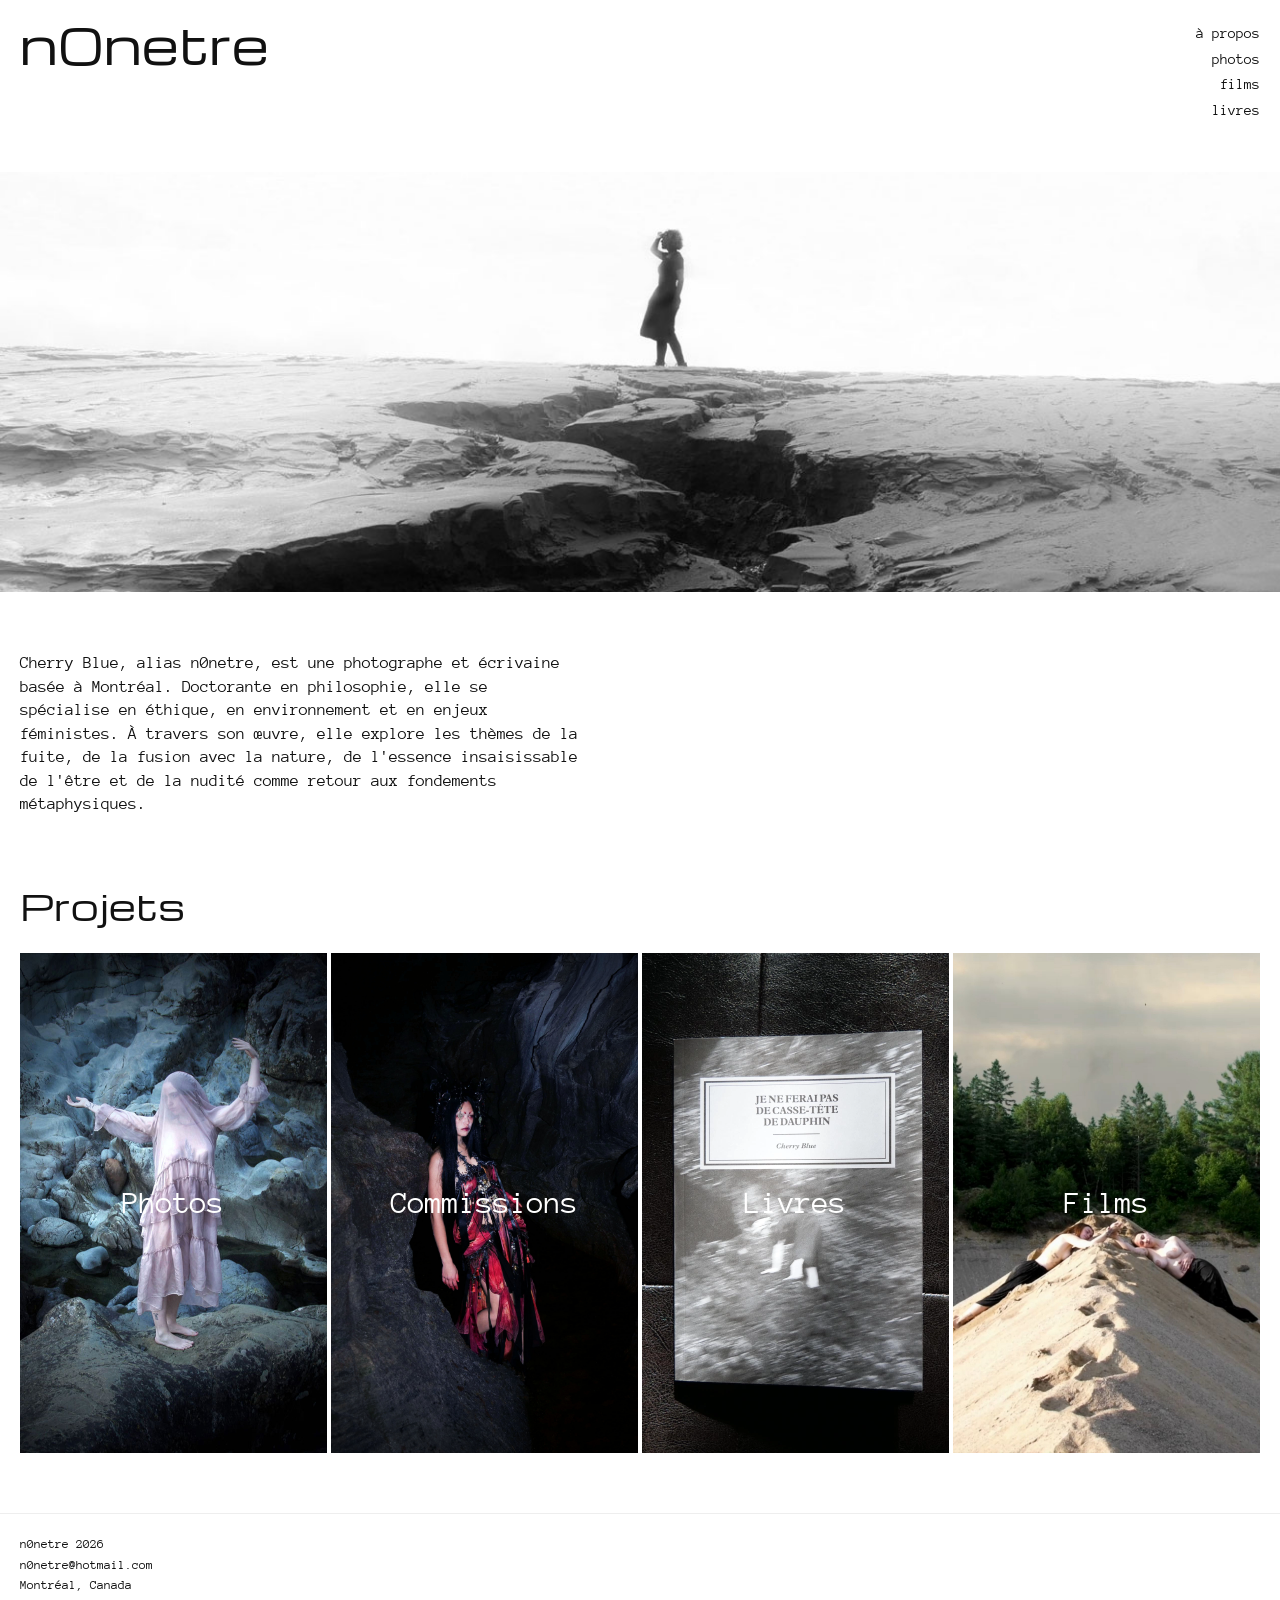
<file: index.html>
<!DOCTYPE html>
<html lang="en">
<head>
  <meta charset="UTF-8">
  <meta name="viewport" content="width=device-width, initial-scale=1.0">
  <title>n0netre</title>
  <link rel="icon" type="image/png" href="favicon.png">
  

  <!-- Google Fonts: Michroma (titles), Archivo (menu, semibold), Archivo Black (body) -->
  <link rel="preconnect" href="https://fonts.googleapis.com">
  <link rel="preconnect" href="https://fonts.gstatic.com" crossorigin>
  <link href="https://fonts.googleapis.com/css2?family=Anonymous+Pro&family=Archivo+Black&family=Archivo:ital,wght@0,400;0,600;1,400&family=Michroma&display=swap" rel="stylesheet">

  <link rel="stylesheet" href="css/style.css">
</head>
<body>

  <div class="page-wrap">

    <header>
      <div class="logo"><a href="index.html">n0netre</a></div>
      <nav>
        <ul>
          <li><a href="apropos.html">à propos</a></li>
          <li><a href="photos.html">photos</a></li>
          <li><a href="films.html">films</a></li>
          <li><a href="livres.html">livres</a></li>
        </ul>
      </nav>
    </header>

  </div>

  <section class="hero">
    <img src="images/1ok.jpg" alt="Hero image">
  </section>

  <div class="page-wrap">

    <section class="bio">
      <p>
        Cherry Blue, alias n0netre, est une photographe et écrivaine basée à Montréal. 
        Doctorante en philosophie, elle se spécialise en éthique, en environnement et en enjeux féministes. 
        À travers son œuvre, elle explore les thèmes de la fuite, de la fusion avec la nature, de l'essence insaisissable de 
        l'être et de la nudité comme retour aux fondements métaphysiques. 
      </p>
    </section>

    <section class="projects">
      <h2>Projets</h2>
      <div class="project-grid">

        <a href="photos.html" class="project-item">
          <img src="images/dance.jpg" alt="Commissions">
          <span class="project-title">Photos</span>
        </a>
        
        <a href="commissions.html" class="project-item">
          <img src="images/dana.jpg" alt="Commissions">
          <span class="project-title">Commissions</span>
        </a>

        <a href="livres.html" class="project-item">
          <img src="images/dauphin1.webp" alt="Livres">
          <span class="project-title">Livres</span>
        </a>

        <a href="films.html" class="project-item">
          <img src="images/ICI.jpg" alt="Films">
          <span class="project-title">Films</span>
        </a>

      </div>
    </section>

  </div>

  <footer>
    <div class="footer-line"></div>
    <div class="footer-content">
      <p>n0netre 2026</p>
      <p>n0netre@hotmail.com<p>
      <p>Montréal, Canada</p>
    </div>
  </footer>

</body>
</html>
</file>
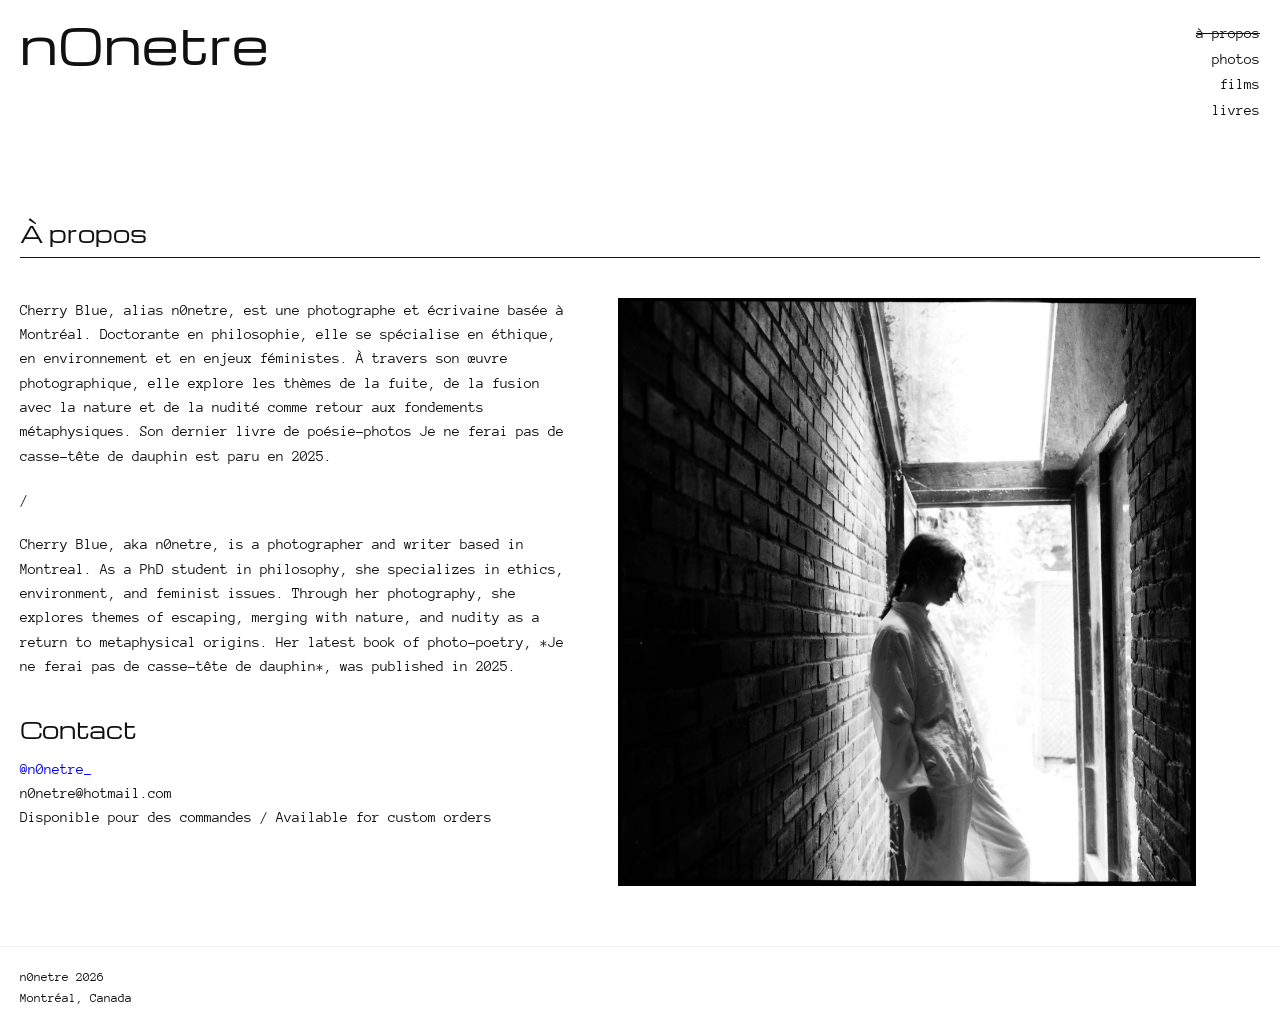
<file: apropos.html>
<!DOCTYPE html>
<html lang="fr">
<head>
  <meta charset="UTF-8">
  <meta name="viewport" content="width=device-width, initial-scale=1.0">
  <title>n0netre — à propos</title>
  <link rel="icon" type="image/png" href="favicon.png">

  <!-- Google Fonts: Michroma (titles), Archivo (menu semibold + body regular), Archivo Black (headings), Anonymous Pro -->
  <link rel="preconnect" href="https://fonts.googleapis.com">
  <link rel="preconnect" href="https://fonts.gstatic.com" crossorigin>
  <link href="https://fonts.googleapis.com/css2?family=Anonymous+Pro&family=Archivo+Black&family=Archivo:ital,wght@0,400;0,600;1,400&family=Michroma&display=swap" rel="stylesheet">

  <link rel="stylesheet" href="css/style.css">
</head>
<body>

  <div class="page-wrap">

    <header>
      <div class="logo"><a href="index.html">n0netre</a></div>
      <nav>
        <ul>
          <li><a href="apropos.html" class="active">à propos</a></li>
          <li><a href="photos.html">photos</a></li>
          <li><a href="films.html">films</a></li>
          <li><a href="livres.html">livres</a></li>
        </ul>
      </nav>
    </header>

    <section class="section-header">
      <h1>À propos</h1>
      <div class="section-line"></div>
    </section>

    <section class="about-layout">

      <!-- Left column: bio -->
      <div class="about-text">
        <p>
          Cherry Blue, alias n0netre, est une photographe et écrivaine basée à Montréal. Doctorante en philosophie, 
          elle se spécialise en éthique, en environnement et en enjeux féministes. À travers son œuvre photographique, 
          elle explore les thèmes de la fuite, de la fusion avec la nature et de la nudité comme retour aux fondements 
          métaphysiques. Son dernier livre de poésie-photos Je ne ferai pas de casse-tête de dauphin est paru en 2025.
        </p>
        <p>/</p>
        <p>
          Cherry Blue, aka n0netre, is a photographer and writer based in Montreal. 
          As a PhD student in philosophy, she specializes in ethics, environment, and feminist issues. 
          Through her photography, she explores themes of escaping, merging with nature, and nudity 
          as a return to metaphysical origins. Her latest book of photo-poetry, *Je ne ferai pas de 
          casse-tête de dauphin*, was published in 2025.
        </p>
        
        <h2 class="contact-title">Contact</h2>
        <p class="contact-info">
        <a href="https://www.instagram.com/n0netre_/" target="_blank" rel="noopener">@n0netre_</a><br>
        n0netre@hotmail.com
        <br>
        Disponible pour des commandes / Available for custom orders
</p>
      </div>

      <!-- Right column: image -->
      <div class="about-image">
        <img src="images/nonetre.jpg" alt="Portrait">
      </div>

    </section>

  </div>

  <footer>
    <div class="footer-line"></div>
    <div class="footer-content">
      <p>n0netre 2026</p>
      <p>Montréal, Canada</p>
    </div>
  </footer>

</body>
</html>
</file>
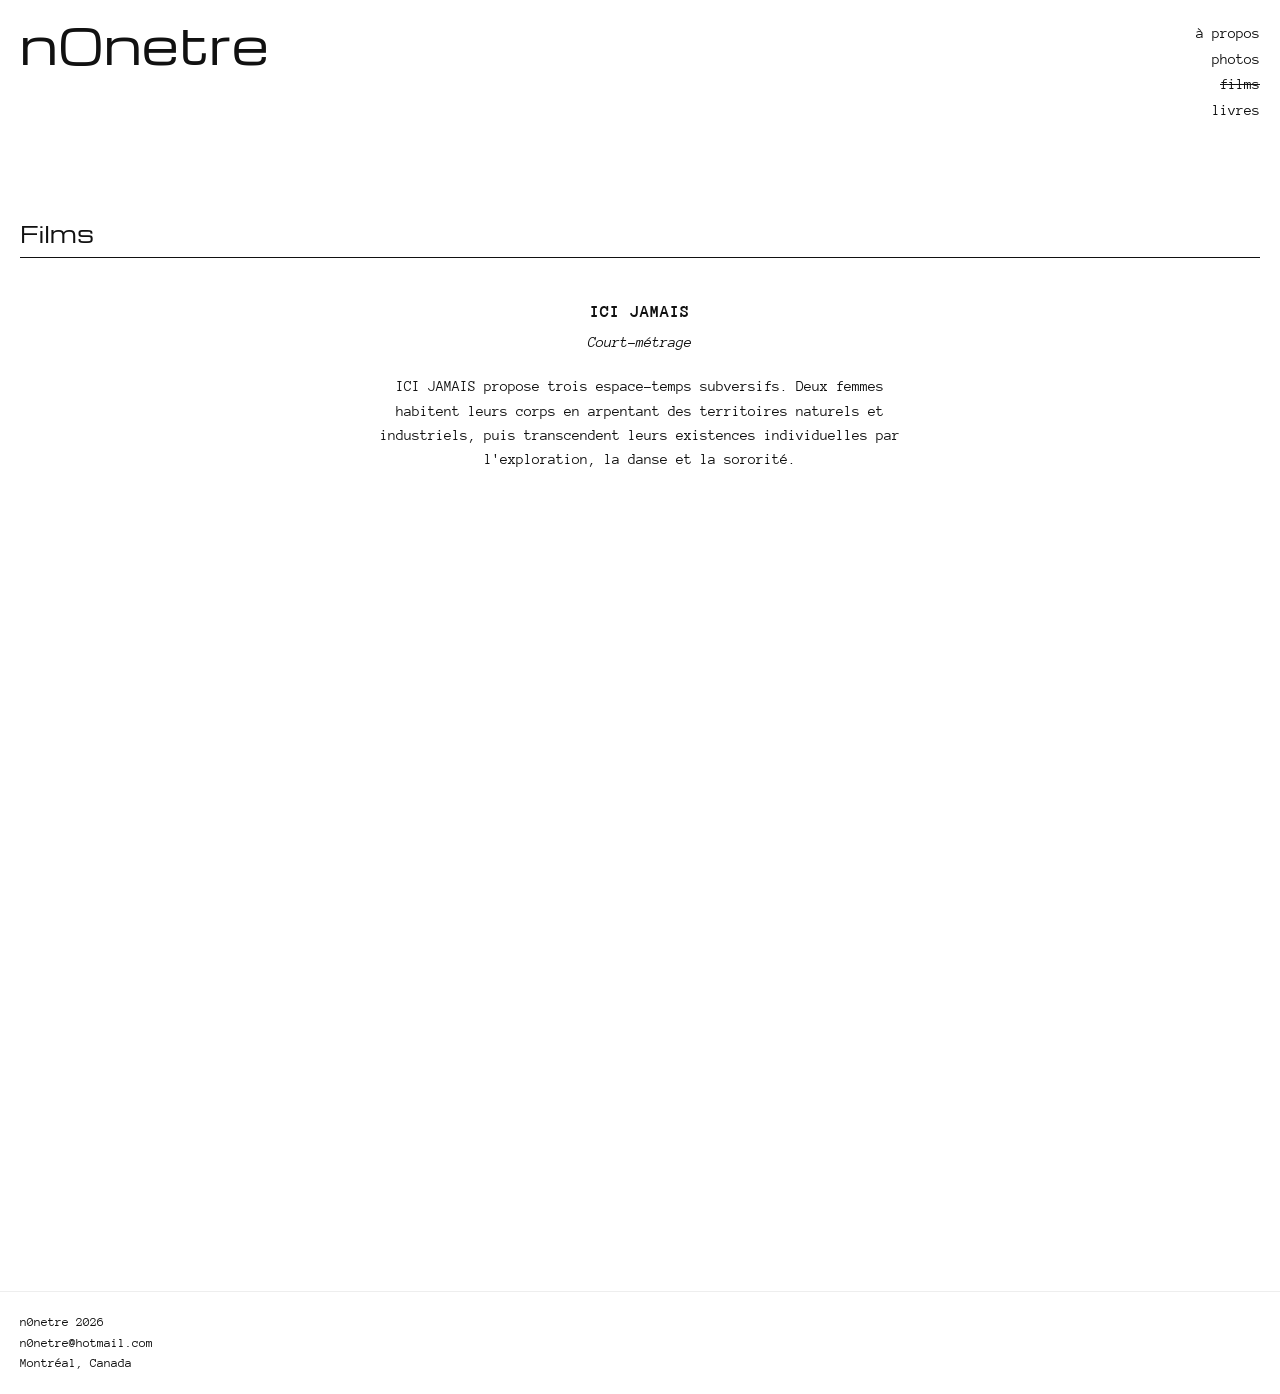
<file: films.html>
<!DOCTYPE html>
<html lang="en">
<head>
  <meta charset="UTF-8">
  <meta name="viewport" content="width=device-width, initial-scale=1.0">
  <title>n0netre — films</title>
  <link rel="icon" type="image/png" href="favicon.png">

  <!-- Google Fonts: Michroma (titles), Archivo (menu semibold + body regular), Archivo Black (names/headings) -->
  <link rel="preconnect" href="https://fonts.googleapis.com">
  <link rel="preconnect" href="https://fonts.gstatic.com" crossorigin>
  <link href="https://fonts.googleapis.com/css2?family=Anonymous+Pro&family=Archivo+Black&family=Archivo:ital,wght@0,400;0,600;1,400&family=Michroma&display=swap" rel="stylesheet">

  <link rel="stylesheet" href="css/style.css">
</head>
<body>

  <div class="page-wrap">

    <header>
      <div class="logo"><a href="index.html">n0netre</a></div>
      <nav>
        <ul>
          <li><a href="apropos.html">à propos</a></li>
          <li><a href="photos.html">photos</a></li>
          <li><a href="films.html" class="active">films</a></li>
          <li><a href="livres.html">livres</a></li>
        </ul>
      </nav>
    </header>

    <section class="section-header">
      <h1>Films</h1>
      <div class="section-line"></div>
    </section>

  <!-- Row 1: text block -->
    <section class="film-info">
      <h2>ICI JAMAIS</h2>
      <p class="film-type">Court-métrage</p>
      <p class="film-description">
        ICI JAMAIS propose trois espace-temps subversifs. Deux femmes habitent
        leurs corps en arpentant des territoires naturels et industriels,
        puis transcendent leurs existences individuelles par l'exploration,
        la danse et la sororité.
      </p>
    </section>

  </div>

  <!-- Row 2: full-width video, outside .page-wrap so it has no side padding -->
  <section class="film-video">
    <div class="film-video-frame">
      <iframe
        src="https://player.vimeo.com/video/916575113?fl=pl&fe=vl"
        frameborder="0"
        allow="autoplay; fullscreen; picture-in-picture"
        allowfullscreen
        title="ICI JAMAIS">
      </iframe>
    </div>
  </section>

  

  <footer>
    <div class="footer-line"></div>
    <div class="footer-content">
      <p>n0netre 2026</p>
      <p>n0netre@hotmail.com<p>
      <p>Montréal, Canada</p>
    </div>
  </footer>

</body>
</html>
</file>
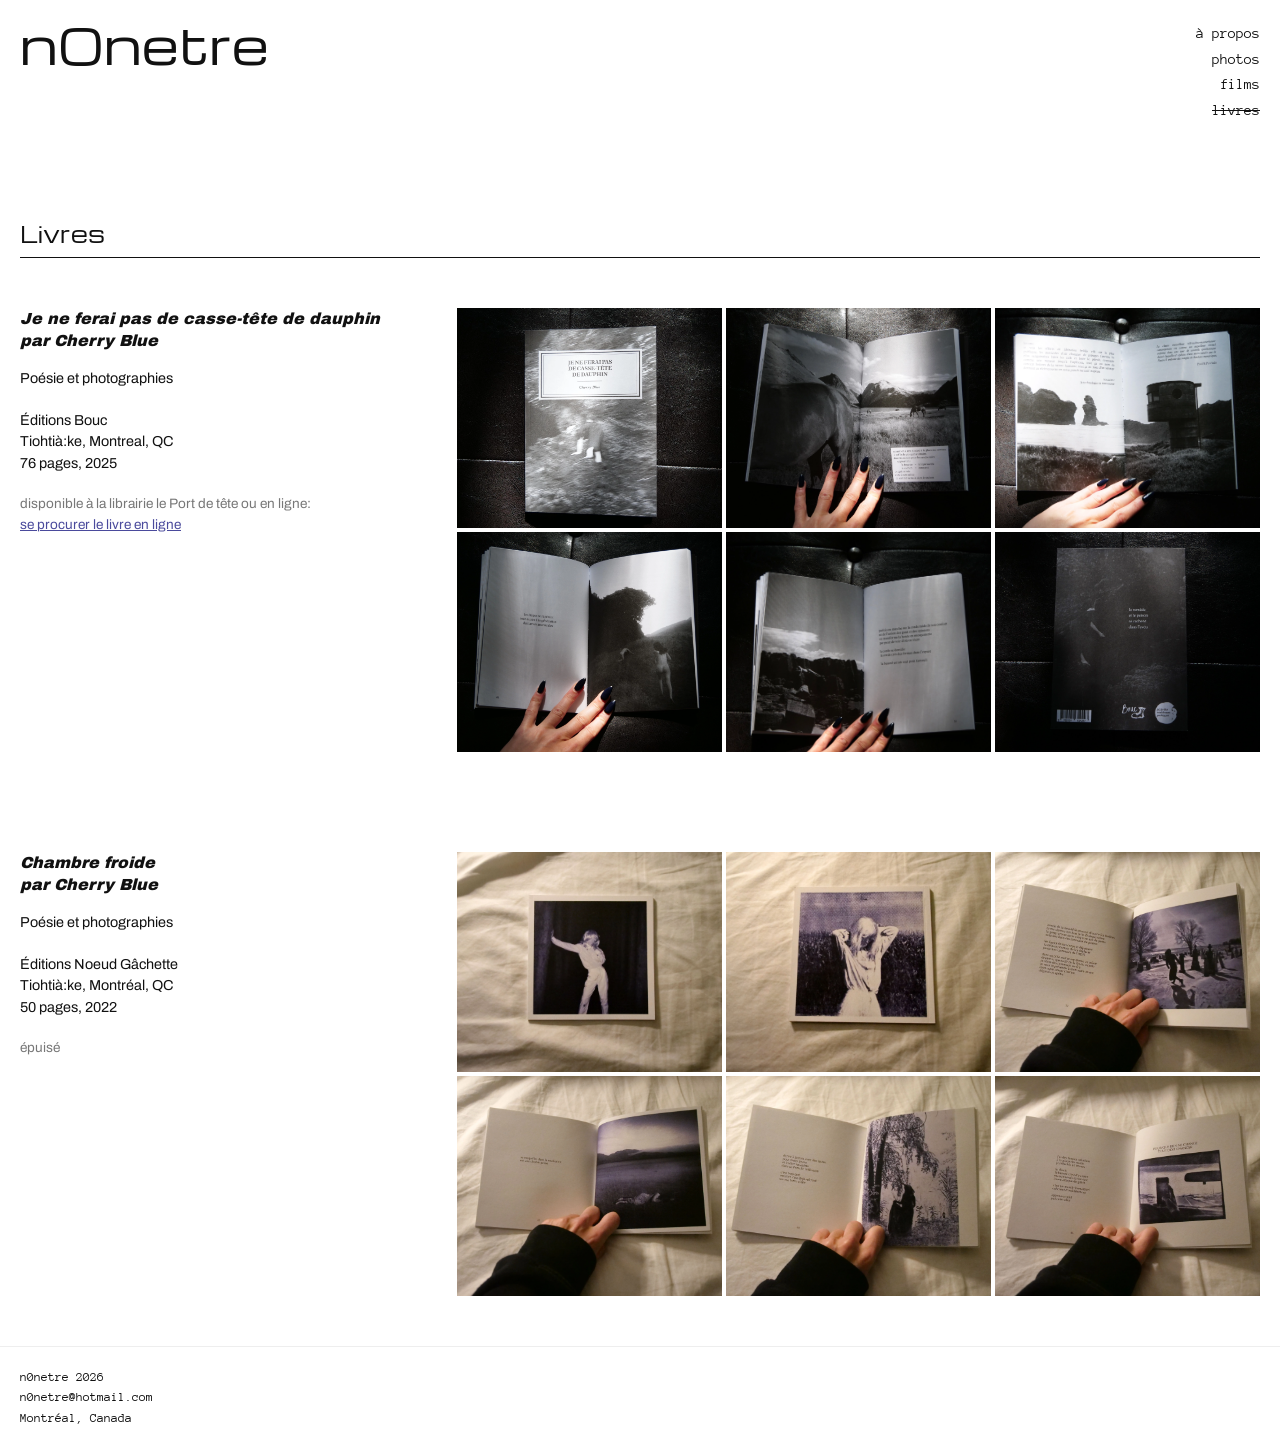
<file: livres.html>
<!DOCTYPE html>
<html lang="en">
<head>
  <meta charset="UTF-8">
  <meta name="viewport" content="width=device-width, initial-scale=1.0">
  <title>n0netre — livres</title>
  <link rel="icon" type="image/png" href="favicon.png">

  <!-- Google Fonts: Michroma (titles), Archivo (menu semibold + body regular), Archivo Black (headings/titles) -->
  <link rel="preconnect" href="https://fonts.googleapis.com">
  <link rel="preconnect" href="https://fonts.gstatic.com" crossorigin>
  <link href="https://fonts.googleapis.com/css2?family=Anonymous+Pro&family=Archivo+Black&family=Archivo:ital,wght@0,400;0,600;1,400&family=Michroma&display=swap" rel="stylesheet">

  <link rel="stylesheet" href="css/style.css">
</head>
<body>

  <div class="page-wrap">

    <header>
      <div class="logo"><a href="index.html">n0netre</a></div>
      <nav>
        <ul>
          <li><a href="apropos.html">à propos</a></li>
          <li><a href="photos.html">photos</a></li>
          <li><a href="films.html">films</a></li>
          <li><a href="livres.html" class="active">livres</a></li>
        </ul>
      </nav>
    </header>

    <section class="section-header">
      <h1>Livres</h1>
      <div class="section-line"></div>
    </section>

    <!-- ---- Book 1 ---- -->
    <section class="book-row">

      <div class="book-info">
        <p class="book-title">Je ne ferai pas de casse-tête de dauphin<br>par Cherry Blue</p>
        <p class="book-type">Poésie et photographies</p>

        <p class="book-meta">
          Éditions Bouc<br>
          Tiohtià:ke, Montreal, QC<br>
          76 pages, 2025
        </p>

        <p class="book-availability">
          disponible à la librairie le Port de tête
          ou en ligne:
          <a href="https://www.leslibraires.ca/livres/je-ne-ferai-pas-de-casse-cherry-blue-9782924614297.html?srsltid=AU7gw4U2IRu3eBvgMD30RHjOLjIDheVu5uDNJHy3kGCKhqkspoI3oIIt" target="_blank" rel="noopener">
            <br>
            se procurer le livre en ligne
          </a>
        </p>
      </div>

      <div class="book-gallery">
        <img src="images/dauphin1.webp" alt="">
        <img src="images/dauphin2.webp" alt="">
        <img src="images/dauphin3.webp" alt="">
        <img src="images/dauphin4.webp" alt="">
        <img src="images/dauphin5.webp" alt="">
        <img src="images/dauphin6.webp" alt="">
      </div>

    </section>

    <!-- ---- Book 2 ---- -->
    <section class="book-row">

      <div class="book-info">
        <p class="book-title">Chambre froide<br>par Cherry Blue</p>
        <p class="book-type">Poésie et photographies</p>

        <p class="book-meta">
          Éditions Noeud Gâchette<br>
          Tiohtià:ke, Montréal, QC<br>
          50 pages, 2022
        </p>

        <p class="book-availability">épuisé</p>
      </div>

       <div class="book-gallery">
        <img src="images/chambre1.webp" alt="">
        <img src="images/chambre2.webp" alt="">
        <img src="images/chambre3.webp" alt="">
        <img src="images/chambre4.webp" alt="">
        <img src="images/chambre5.webp" alt="">
        <img src="images/chambre6.webp" alt="">
      </div>

    </section>

  </div>

  <footer>
    <div class="footer-line"></div>
    <div class="footer-content">
      <p>n0netre 2026</p>
      <p>n0netre@hotmail.com<p>
      <p>Montréal, Canada</p>
    </div>
  </footer>

</body>
</html>
</file>
<file: css/style.css>
* {
  margin: 0;
  padding: 0;
  box-sizing: border-box;
}

html {
  height: 100%;
}

body {
  font-family: 'Anonymous Pro', monospace; 
  color: #111;
  line-height: 1.6;
  min-height: 100vh;
  display: flex;
  flex-direction: column;
}

/* ---- Global link hover effect ---- */
a {
  text-decoration: none;
}

a:hover {
  text-decoration: underline;
}

/* Wrapper that applies the 20px padding to everything except
   the hero image and the footer border line */
.page-wrap {
  padding: 0 20px;
}

/* ---- Header ---- */
header {
  display: flex;
  justify-content: space-between;
  align-items: flex-start;
  padding-top: 20px;
  padding-bottom: 40px;
}

.logo {
  font-family: 'Michroma', sans-serif;
  font-size: 3rem;
  line-height: 1;
}

.logo a {
  color: inherit;
  text-decoration: none;
}

.logo a:hover {
  text-decoration: none;
}

nav ul {
  list-style: none;
  text-align: right;
}

nav ul li {
  margin-bottom: 0;
}

nav a {
  font-family: 'Anonymous Pro', monospace; 
  font-weight: 500;
  text-decoration: none;
  color: #111;
  font-size: 0.95rem;
  line-height: 1.3;
}

nav a:hover {
  text-decoration: underline;
}

nav a.active {
  text-decoration: line-through;
}

nav a.active:hover {
  text-decoration: line-through;
}

/* ---- Hero image (full width, no padding) ---- */
.hero {
  margin-top: 10px;
}

.hero img {
  width: 100%;
  height: 420px;
  object-fit: cover;
  object-position: center 48%; /* shift crop down toward the subject */
  display: block;
}

/* ---- Bio ---- */
.bio {
  width: 45%;
  padding-top: 60px;
  paddin-bottom: 80px;
}

.bio p {
  font-family: 'Anonymous Pro', monospace;
  font-size: 1.05rem;
   line-height: 1.4;
}

/* ---- Projects ---- */
.projects {
  padding-top: 60px;
  padding-bottom: 60px;
}

.projects h2 {
  font-family: 'Michroma', sans-serif;
  font-size: 2.2rem;
  font-weight: 400;
  margin-bottom: 20px;
}

.project-grid {
  display: grid;
  grid-template-columns: repeat(4, 1fr);
  gap: 4px;
}

.project-item {
  position: relative;
  display: block;
  overflow: hidden;
}

.project-item img {
  width: 100%;
  height: 500px;
  object-fit: cover;
  display: block;
  transition: filter 0.3s ease;
}

.project-item:hover img {
  filter: invert(1);
}

.project-title {
  position: absolute;
  top: 50%;
  left: 5%;
  width: 90%;
  transform: translateY(-50%);
  font-family: 'Anonymous Pro', monospace;
  font-size: 2rem;
  color: #fff;
  text-align: center;
  pointer-events: none;
}

/* ---- Section header (e.g. "Photos" title + line + link) ---- */
.section-header {
  padding-top: 60px;
}

.section-header h1 {
  font-family: 'Michroma', sans-serif;
  font-weight: 400;
  font-size: 1.4rem;   /* smaller than the logo */
  margin: 0 0 12px 0;  /* smaller gap to the line underneath */
  line-height: 1;
}

.section-line {
  border-top: 1px solid #111;
  width: 100%;
}

.section-link {
  display: flex;
  justify-content: flex-end;
  padding: 8px 0;
}

.section-link a,
.section-link a:visited {
  font-family: 'Anonymous Pro', monospace;
  font-weight: 400;
  font-size: 1rem;
  color: #111;
  text-decoration: none;
}

.section-link a:hover {
  text-decoration: underline;
}

.section-title-row {
  display: flex;
  justify-content: space-between;
  align-items: baseline;
  margin-bottom: 5px;
}

.section-header .section-title-row h1 {
  margin-bottom: 0;
}

.section-title-row .section-link {
  padding: 0;
}

/* ---- Gallery ----
   Each image keeps its own natural width/height ratio.
   Row height is fixed; width is automatic based on that ratio,
   so images line up in a row without being cropped or stretched. */
.gallery {
  display: flex;
  flex-direction: column;
  gap: 4px;
  padding-top: 20px;
  padding-bottom: 60px;
}

.gallery-row {
  display: flex;
  gap: 4px;
  width: 100%;
}

.gallery-row img {
  flex: 1 1 auto;
  height: 100%;
  width: auto;
  object-fit: cover;
  display: block;
}

.landscape-row {
  height: 500px;
}

.portrait-row {
  height: 600px;
}

/* ---- Commissions layout ---- */
.commissions-layout {
  display: flex;
  gap: 40px;
  align-items: flex-start;
  padding-top: 40px;
  padding-bottom: 60px;
}

/* ---- Left column: name list ---- */
.commissions-list {
  flex: 0 0 38%;
  display: flex;
  flex-direction: column;
  gap: 36px;
}

.commission-item {
  background: none;
  border: none;
  padding: 0;
  margin: 0;
  text-align: left;
  cursor: pointer;
  font: inherit;
  color: inherit;
}

.commission-item h3 {
  font-family: 'Archivo Black', sans-serif;
  font-size: 1.1rem;
  font-weight: 400;
  margin-bottom: 6px;
}

.commission-item p {
  font-family: 'Archivo', sans-serif;
  font-weight: 400;
  font-size: 0.95rem;
  line-height: 1.5;
}

.commission-item p em {
  font-style: italic;
}

.commission-item:hover h3,
.commission-item.is-active h3 {
  color: #d10000;
}

/* ---- Right column: carousel ---- */
.commissions-carousel {
  flex: 0 0 60%;
  position: sticky;
  top: 20px;
  opacity: 0;
  visibility: hidden;
  transition: opacity 0.25s ease;
}

.commissions-carousel.is-visible {
  opacity: 1;
  visibility: visible;
}

.carousel-viewport {
  position: relative;
  width: 100%;
  height: calc(100vh - 160px); /* fits on screen without scrolling */
  display: flex;
  align-items: center;
  justify-content: center;
  overflow: hidden;
}

.carousel-viewport img {
  max-width: 100%;
  max-height: 100%;
  width: auto;
  height: auto;
  display: block;
  object-fit: contain;
}

.carousel-arrow {
  position: absolute;
  top: 50%;
  transform: translateY(-50%);
  background: none;
  border: none;
  font-size: 2.5rem;
  line-height: 1;
  color: #111;
  cursor: pointer;
  padding: 8px 12px;
  z-index: 2;
}

.carousel-arrow.prev {
  left: 0;
}

.carousel-arrow.next {
  right: 0;
}

.carousel-arrow:hover {
  opacity: 0.6;
}

@media (max-width: 900px) {
  .commissions-layout {
    flex-direction: column;
  }

  .commissions-list,
  .commissions-carousel {
    flex: 1 1 100%;
  }

  .commissions-carousel {
    position: static;
  }

  .carousel-viewport {
    height: 60vh;
  }
}

/* ---- Films page ---- */
.film-info {
  padding-top: 40px;
  width: 45%;
  margin: 0 auto;
  text-align: center;
}

.film-info h2 {
  font-family: 'Anonymous Pro', monospace;;
  font-weight: 700;
  font-size: 1.1rem;
  margin: 0 0 4px 0;
}

.film-info .film-type {
  font-family: 'Anonymous Pro', monospace;;
  font-weight: 400;
  font-style: italic;
  font-size: 0.95rem;
  margin: 0 0 20px 0;
}

.film-info .film-description {
  font-family: 'Anonymous Pro', monospace;;
  font-weight: 400;
  font-style: normal;
  font-size: 0.95rem;
  line-height: 1.6;
  margin: 0;
}

/* Full-width video, no side padding, sitting right under the text block */
.film-video {
  width: 100%;
  padding-top: 40px;
  padding-bottom: 60px;
}

.film-video .film-video-frame {
  position: relative;
  width: 100%;
  height: 0;
  padding-top: 56.25%; /* 16:9 aspect ratio */
  overflow: hidden;
}

.film-video .film-video-frame iframe {
  position: absolute;
  top: 0;
  left: 0;
  width: 100% !important;
  height: 100% !important;
  display: block;
  border: none;
}

/* ---- Livres page ---- */
.book-row {
  display: flex;
  gap: 40px;
  align-items: flex-start;
  padding-top: 50px;
  padding-bottom: 50px;
}

.book-info {
  flex: 0 0 32%;
}

.book-title {
  font-family: 'Archivo Black', Arial, sans-serif;
  font-style: italic;
  font-size: 1rem;
  line-height: 1.4;
  margin: 0 0 14px 0;
}

.book-type {
  font-family: 'Archivo', Arial, sans-serif;
  font-weight: 400;
  font-style: normal;
  font-size: 0.9rem;
  margin: 0 0 20px 0;
}

.book-meta {
  font-family: 'Archivo', Arial, sans-serif;
  font-weight: 400;
  font-size: 0.9rem;
  line-height: 1.5;
  margin: 0 0 20px 0;
}

.book-availability {
  font-family: 'Archivo', Arial, sans-serif;
  font-weight: 400;
  font-size: 0.85rem;
  line-height: 1.5;
  color: #777;
  margin: 0;
}

.book-availability a {
  color: #4a4a9c;
  text-decoration: underline;
  word-break: break-word;
}

.book-gallery {
  flex: 1;
  display: grid;
  grid-template-columns: repeat(3, 1fr);
  grid-template-rows: repeat(2, 1fr);
  gap: 4px;
}

.book-gallery img {
  width: 100%;
  height: 220px;
  object-fit: cover;
  display: block;
}

@media (max-width: 900px) {
  .book-row {
    flex-direction: column;
  }

  .book-info,
  .book-gallery {
    flex: 1 1 100%;
  }

  .book-gallery img {
    height: 160px;
  }
}

/* ---- À propos page ---- */
.about-layout {
  display: flex;
  gap: 40px;
  align-items: flex-start;
  padding-top: 40px;
  padding-bottom: 60px;
}

.about-text {
  flex: 0 0 45%;
}

.about-text p {
  font-size: 0.95rem;
  line-height: 1.6;
  margin-bottom: 20px;
}

.contact-title {
  font-family: 'Michroma', sans-serif;
  font-weight: 400;
  font-size: 1.4rem;
  line-height: 1;
  margin: 40px 0 16px 0;
}

.about-image {
  flex: 1;
}

.about-image img {
  width: 90%;
  height: auto;
  display: block;
}

@media (max-width: 900px) {
  .about-layout {
    flex-direction: column;
  }

  .about-text,
  .about-image {
    flex: 1 1 100%;
  }
}

/* ---- Footer ---- */
footer {
  margin-top: auto;
}

.footer-line {
  border-top: 1px solid #eee;
  width: 100%;
}

.footer-content {
  padding: 20px;
  font-family: 'Anonymous Pro', monospace; 
  font-size: 0.8rem;
}

/* ---- Lightbox ---- */
.lightbox {
  position: fixed;
  inset: 0;
  background: rgba(0, 0, 0, 0.9);
  display: flex;
  align-items: center;
  justify-content: center;
  opacity: 0;
  visibility: hidden;
  transition: opacity 0.25s ease;
  z-index: 1000;
}

.lightbox.is-open {
  opacity: 1;
  visibility: visible;
}

.lightbox-image {
  max-width: 92%;
  max-height: 88vh;
  width: auto;
  height: auto;
  object-fit: contain;
  display: block;
}

.lightbox-close {
  position: absolute;
  top: 24px;
  right: 32px;
  background: none;
  border: none;
  color: #fff;
  font-size: 2.5rem;
  line-height: 1;
  cursor: pointer;
}

.lightbox-arrow {
  position: absolute;
  top: 50%;
  transform: translateY(-50%);
  background: none;
  border: none;
  color: #fff;
  font-size: 3rem;
  line-height: 1;
  cursor: pointer;
  padding: 12px 20px;
}

.lightbox-prev {
  left: 10px;
}

.lightbox-next {
  right: 10px;
}

.lightbox-close:hover,
.lightbox-arrow:hover {
  opacity: 0.6;
}

/* ---- Responsive ---- */
@media (max-width: 700px) {
  header {
    flex-direction: column;
    align-items: flex-start;
    gap: 16px;
  }

  nav ul {
    text-align: left;
  }

  .project-grid {
    grid-template-columns: 1fr;
  }

  .landscape-row {
  height: 200px;
}

.portrait-row {
  height: 320px;
}

  .film-info {
    width: 100%;
  }

  .bio {
    width: 100%;
  }
}
</file>
